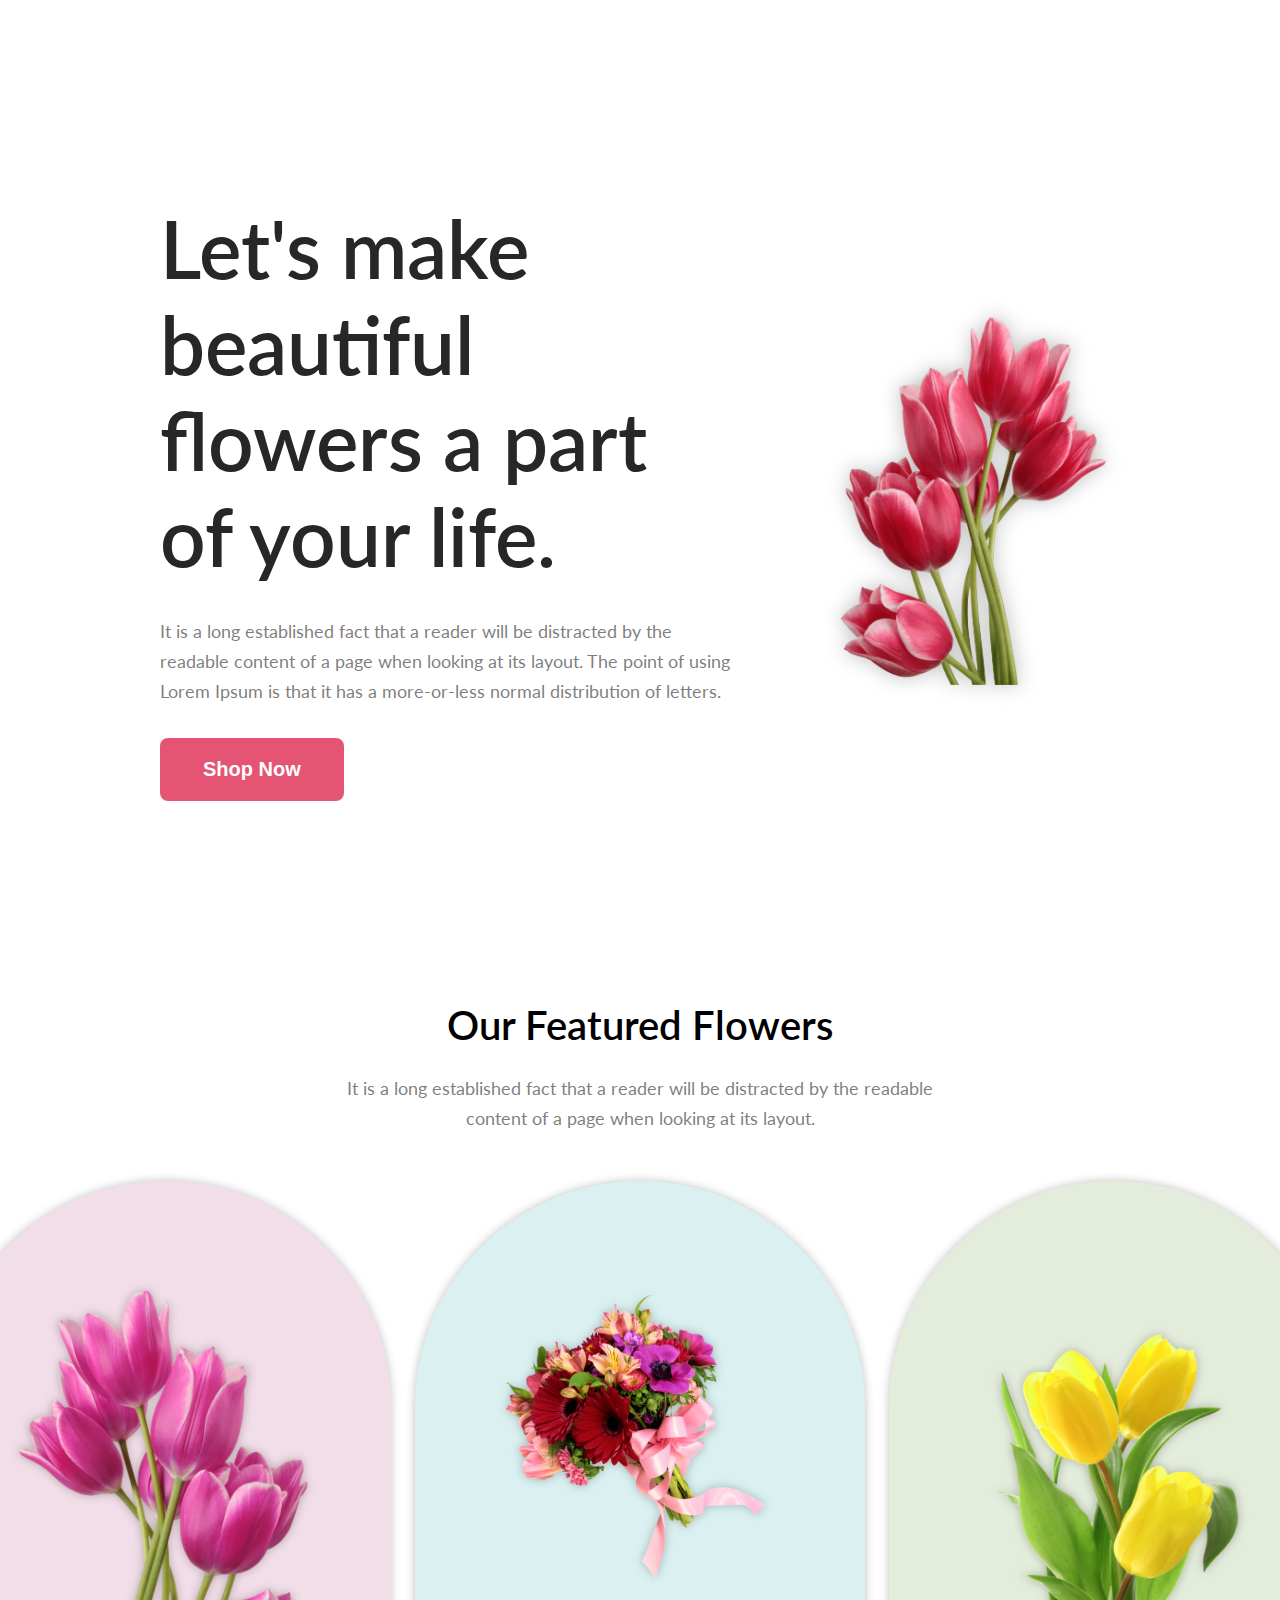
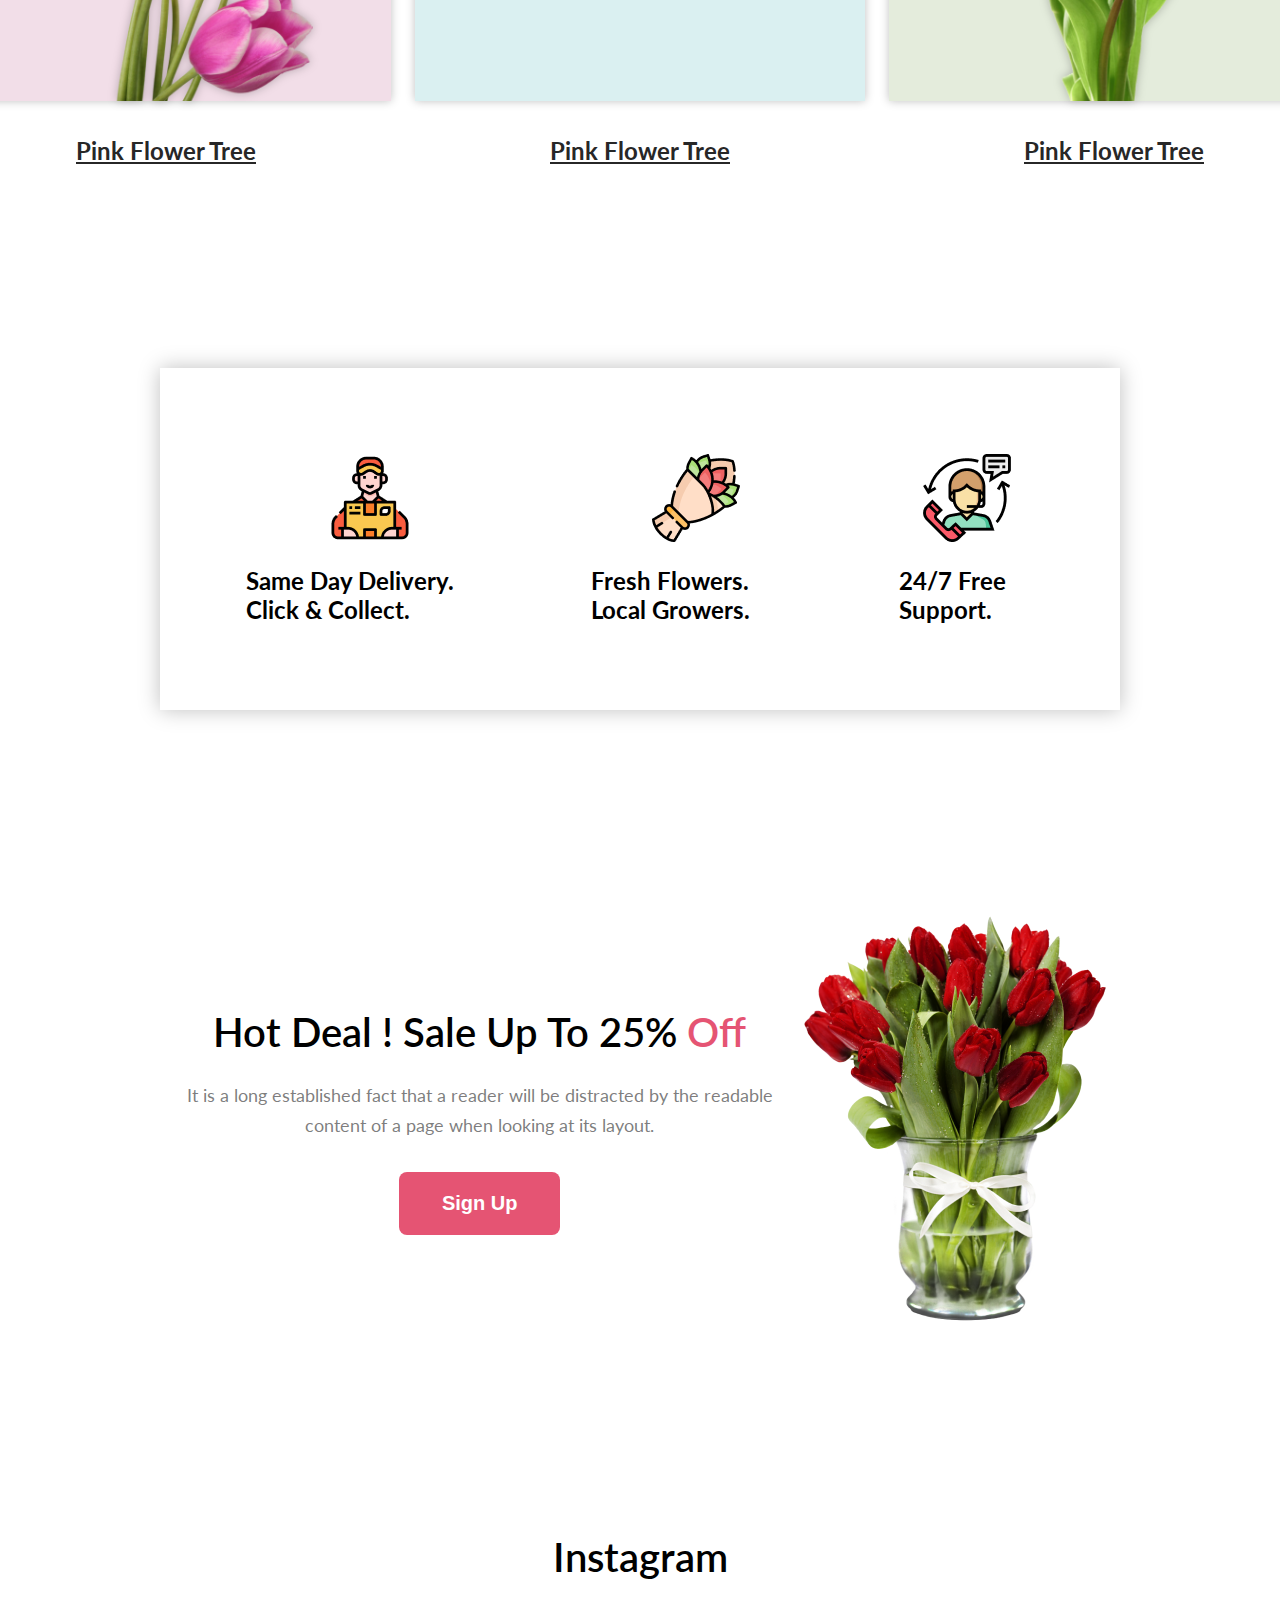
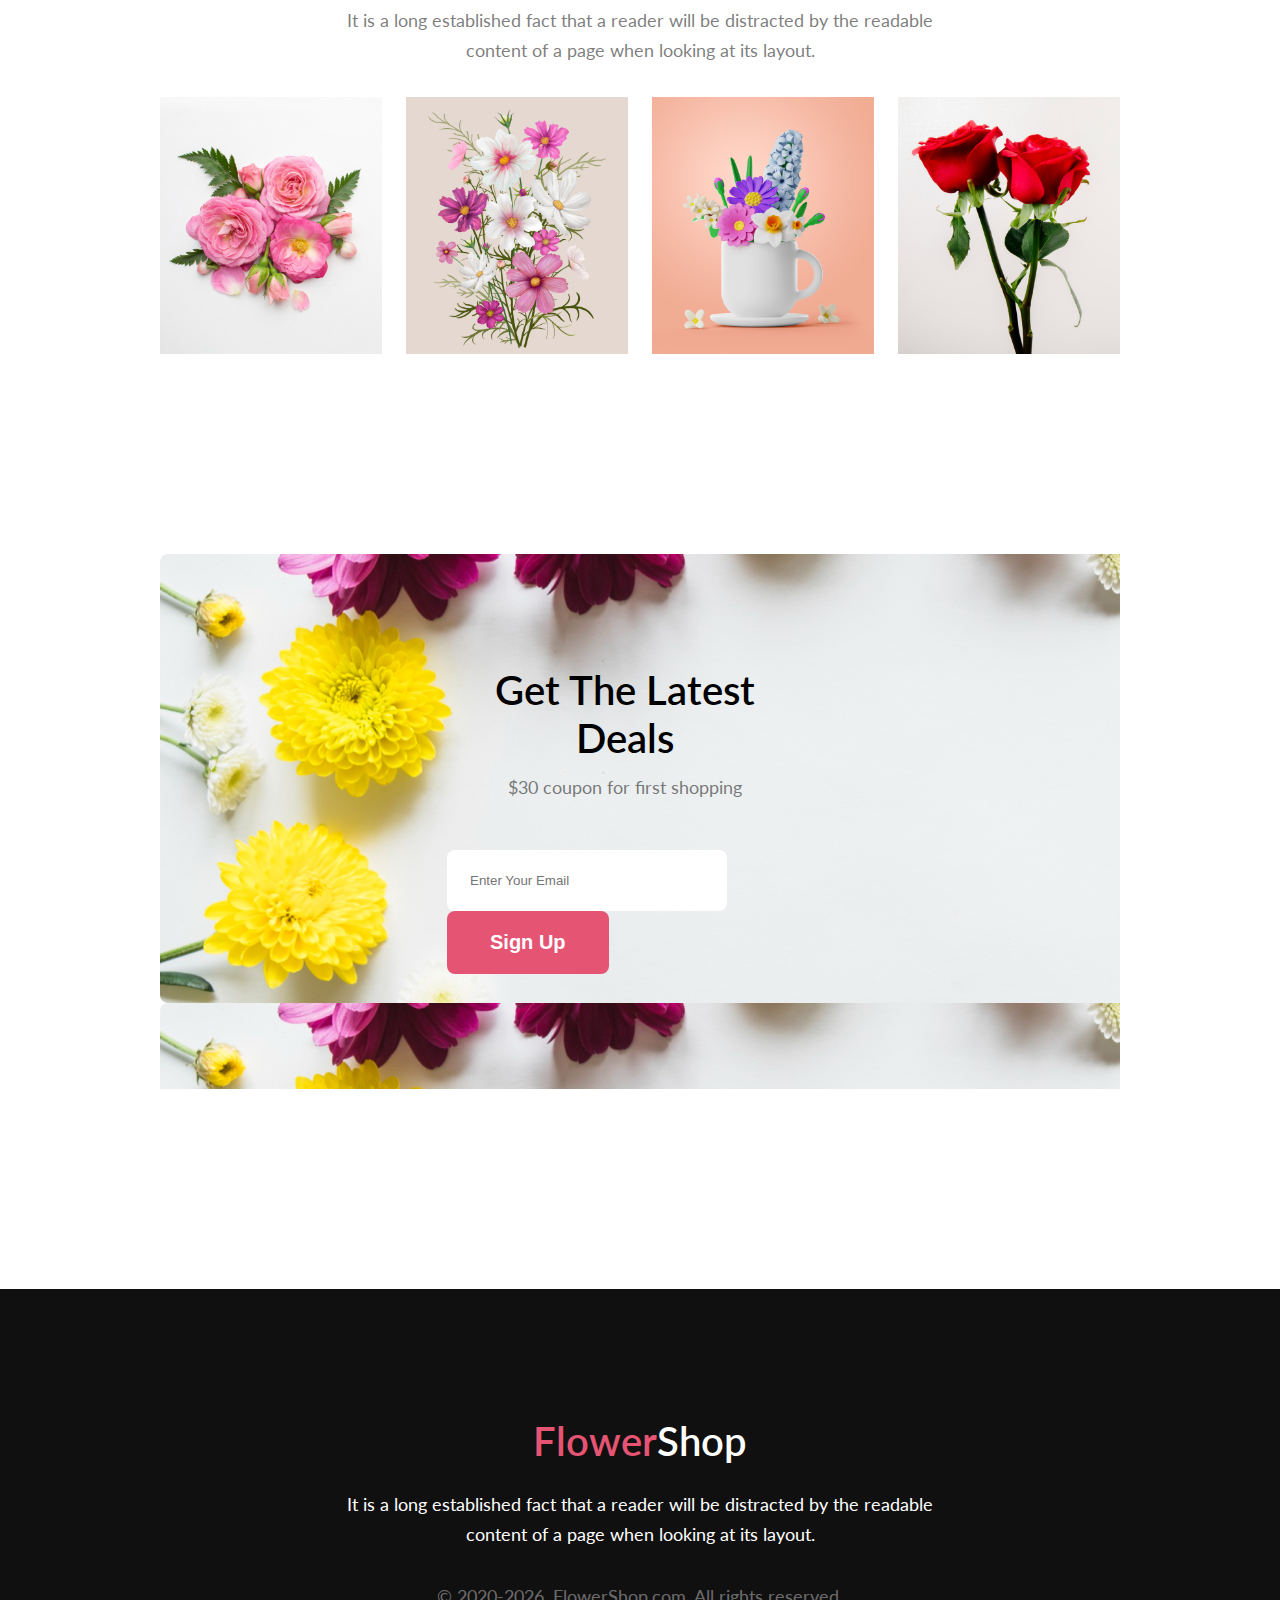
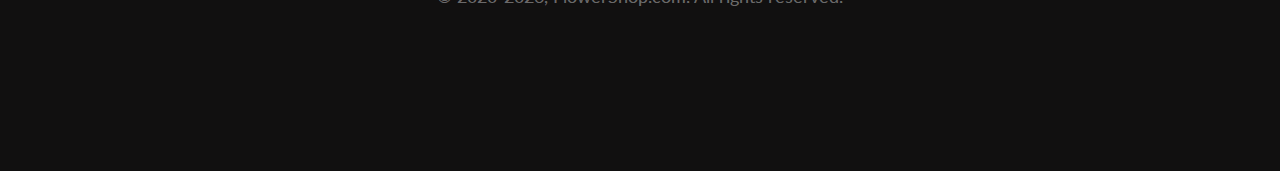
<file: index.html>
<!DOCTYPE html>
<html lang="en">

<head>
    <meta charset="UTF-8">
    <meta name="viewport" content="width=device-width, initial-scale=1.0">
    <title>Online Flower Shop</title>
    <link rel="stylesheet" href="style.css">
</head>

<body class="lato">
    <section class="hero-container container">
        <div class="hero-content">
            <h1 class="hero-title">Let's make <br> beautiful flowers a part of your life.</h1>
            <p class="discribtion">It is a long established fact that a reader will be distracted by the readable
                content of a page when
                looking at its layout. The point of using Lorem Ipsum is that it has a more-or-less normal distribution
                of letters.</p>
            <button class="btn">Shop Now</button>
        </div>
        <div class="hero-img">
            <img src="./Flower Asset/pngwing 10.png" alt="">
        </div>
    </section>
    <section class="container feature-container">
        <h3 class="section-header">Our Featured Flowers</h3>
        <p class="discribtion feature-discribtion">It is a long established fact that a reader will be distracted by the
            readable content of a page when looking at its layout.</p>
        <div class="card-container">
            <div class="card">
                <div class="card-img pink-box">
                    <img src="./Flower Asset/pngwing 6.png" alt="">
                </div>
                <a href="#" class="card-txt">Pink Flower Tree</a>
            </div>
            <div class="card">
                <div class="card-img blue-box">
                    <img id="blue-box-img" src="./Flower Asset/pngwing 5.png" alt="">
                </div>
                <a href="#" class="card-txt">Pink Flower Tree</a>
            </div>
            <div class="card">
                <div class="card-img green-box">
                    <img src="./Flower Asset/pngwing 7.png" alt="">
                </div>
                <a href="#" class="card-txt">Pink Flower Tree</a>
            </div>
        </div>
    </section>
    <section class="greeting container">
        <div class="greeting-card">
            <img src="./Flower Asset/Group 57.png" alt="">
            <h2>Same Day Delivery. Click & Collect.</h2>
        </div>
        <div class="greeting-card">
            <img src="./Flower Asset/Group 58.png" alt="">
            <h2>Fresh Flowers. Local Growers.</h2>
        </div>
        <div class="greeting-card">
            <img src="./Flower Asset/Group 59.png" alt="">
            <h2>24/7 Free Support.</h2>
        </div>
    </section>
    <section class="container sale-section">
        <div class="sale-container">
            <div class="sale-content">
                <h2 class="section-header">Hot Deal ! Sale Up To 25% <span class="pink">Off</span></h2>
                <p class="discribtion">It is a long established fact that a reader will be distracted by the readable
                    content of a page when looking at its layout.</p>
                <button class="btn">Sign Up</button>
            </div>
            <div class="sale-img">
                <img src="./Flower Asset/pngwing 8.png" alt="">
            </div>
        </div>
    </section>
    <section class="social container">
        <div class="social-container">
            <h3 class="section-header">Instagram</h3>
            <p class="discribtion">It is a long established fact that a reader will be distracted by the readable
                content of a page when looking at its layout.</p>
        </div>
        <div class="social-card">
            <img src="./Flower Asset/Flower 01.png" alt="">
            <img src="./Flower Asset/Rectangle 4.png" alt="">
            <img src="./Flower Asset/Rectangle 5.png" alt="">
            <img src="./Flower Asset/Rectangle 6.png" alt="">
        </div>
    </section>
    <section class="container">
        <div class="deals-container">
            <h1 class="section-header deals-header">Get The Latest Deals</h1>
            <p class="discribtion deals-describtion">$30 coupon for first shopping</p>
            <div class="deals-input">
                <input type="text" placeholder="Enter Your Email" id="deals-email-input">
                <button class="btn">Sign Up</button>
            </div>
        </div>
    </section>

    <footer>
        <div class="footer-container">
            <h3 class="section-header"><span class="pink">Flower</span><span class="white-color">Shop</span></h3>
            <p class="discribtion footer-describtion">It is a long established fact that a reader will be distracted by the readable content of a page when looking at its layout.</p>
            <p class="discribtion center">&copy; 2020-2026, FlowerShop.com. All rights reserved. </p>
        </div>
    </footer>
</body>

</html>
</file>
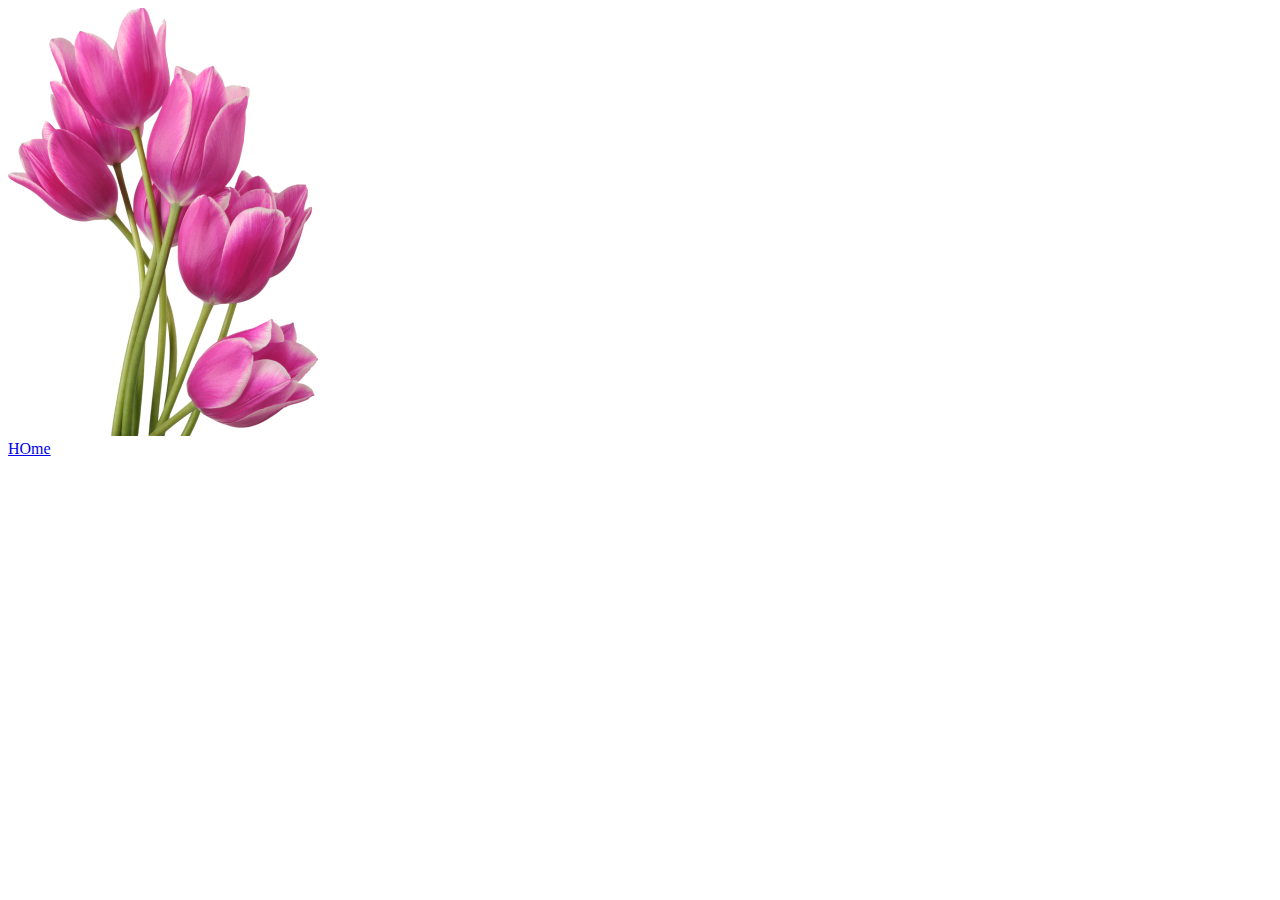
<file: test.html>
<!DOCTYPE html>
<html lang="en">
<head>
    <meta charset="UTF-8">
    <meta name="viewport" content="width=device-width, initial-scale=1.0">
    <title>Document</title>
</head>
<body>
    <div class="card">
        <div class="card-img">
            <img src="./Flower Asset/pngwing 6.png" alt="">
        </div>
        <a href="#">HOme</a>
    </div>
</body>
</html>
</file>
<file: style.css>
@import url('https://fonts.googleapis.com/css2?family=Lato:ital,wght@0,100;0,300;0,400;0,700;0,900;1,100;1,300;1,400;1,700;1,900&display=swap');


* {
    margin: 0;
    padding: 0;
    box-sizing: border-box;
}

:root {
    --dark-color: #272727;
}

.lato {
    font-family: "Lato", sans-serif;
}

section {
    margin-bottom: 128px;
}

.hero-container {
    display: flex;
    align-items: center;
    justify-content: center;
    /* border: 2px solid black; */
}

.hero-title {
    font-size: 5rem;
    font-weight: 600;
    margin-bottom: 32px;
    color: var(--dark-color);
}

.discribtion {
    font-size: 18px;
    line-height: 30px;
    max-width: 634px;
    margin-bottom: 32px;
    color: rgba(39, 39, 39, 0.6);

}

.btn {
    font-size: 20px;
    color: white;
    padding: 20px 43px;
    border: none;
    background-color: #E55473;
    border-radius: 8px;
    font-weight: bold;
}

.hero-img img {
    width: 100%;
    filter: drop-shadow(0px 0px 10px #00000040);
    vertical-align: middle;
}

.container {
    width: 75%;
    max-width: 1440px;
    margin: 200px auto;
    /* border: 2px solid red; */
    gap: 97px;
}

/* .feature-container{
    text-align: center;
} */

.section-header {
    font-size: 2.5rem;
    font-weight: 600;
    margin-bottom: 24px;
    text-align: center;
}

.feature-discribtion {
    text-align: center;
    /* border: 2px solid red; */
    margin: 0px auto 48px;
}

.card-container {
    display: flex;
    gap: 24px;
    align-items: center;
    justify-content: center;
}

.card {
    display: flex;
    align-items: center;
    justify-content: center;
    flex-direction: column;
    /* border: 2px solid rebeccapurple */
}

.card-img {
    /* border: 2px solid red; */
    width: 450px;
    padding: 110px 78px 0px;
    border-radius: 20rem 20rem 0 0;
    margin-bottom: 32px;
    box-shadow: 0px 0px 10px #00000040;
    height: 32.5rem;
}

.card-img img {
    width: 100%;
    filter: drop-shadow(0px 0px 5px #00000040);
    vertical-align: middle;
    height: 100%;
}

.pink-box {
    background-color: rgba(167, 33, 98, 0.15);
}

.blue-box {
    background-color: rgba(5, 151, 160, 0.15);
}

#blue-box-img {
    height: 70%;
}

.green-box {
    background-color: rgba(71, 125, 17, 0.15);
}

.card-txt {
    font-size: 24px;
    line-height: 35px;
    color: #272727;
    font-weight: bold;
}

.greeting {
    margin-top: 120px;
    display: flex;
    align-items: center;
    justify-content: center;
    padding: 86px;
    box-shadow: 0px 0px 20px #00000040;
}

.greeting-card {
    display: flex;
    align-items: center;
    justify-content: center;
    flex-direction: column;
}

.greeting-card h2 {
    font-size: 24px;
    margin-top: 24px;
    font-weight: 35px;
}

.sale-container {
    display: flex;
    align-items: center;
    justify-content: space-evenly;
    text-align: center;
    /* border: 2px solid red; */
}

.pink {
    color: #E55473;
}

.social-container {
    text-align: center;
    display: flex;
    align-items: center;
    justify-content: center;
    flex-direction: column;
}

.social-card {
    display: grid;
    grid-template-columns: repeat(4, 1fr);
    gap: 24px;
}

.social-card img {
    width: 100%;
}

.deals-container {
    padding: 112px 318px 115px 287px;
    background-image: url("./Flower Asset/Rectangle 9.png");
}

.deals-header {
    margin-bottom: 10px;
}

.deals-describtion {
    text-align: center;
    margin: 0px auto 48px;
}

.deals-input {
    /* border: 2px solid red; */
    margin: 0px auto;
    gap: 16px;
    max-width: 886px;
}

#deals-email-input {
    width: 79%;
    padding: 23px;
    border-radius: 8px;
    border: none;
}

footer {
    background-color: #111010;
}

.white-color {
    color: white;
}

footer {
    display: flex;
    align-items: center;
    justify-content: center;

}

.footer-container {
    padding: 128px;
}

.footer-describtion {
    text-align: center;
    margin: 0px auto;
    color: white;
    font-size: 18px;
    line-height: 30px;
    margin-bottom: 32px;
}

.center {
    text-align: center;
    color: rgba(255, 255, 255, 0.4);
}










@media screen and (max-width: 576px) {
    .hero-container {
        flex-direction: column;
        gap: 40px;
    }

    .hero-title {
        font-size: 3rem;
    }

    .card-container {
        flex-direction: column;
    }

    .greeting {
        flex-direction: column;
    }

    .sale-container {
        flex-direction: column;
        gap: 20px;
    }

    .social-card {
        grid-template-columns: repeat(1, 1fr);
    }

    .deals-container {
        padding: 0px;
    }

    .deals-header {
        margin-top: 10px;
        color: black;
        font-weight: bold;
    }

    .deals-input {
        width: 100%;
        display: flex;
        flex-direction: column;
    }

}
</file>
